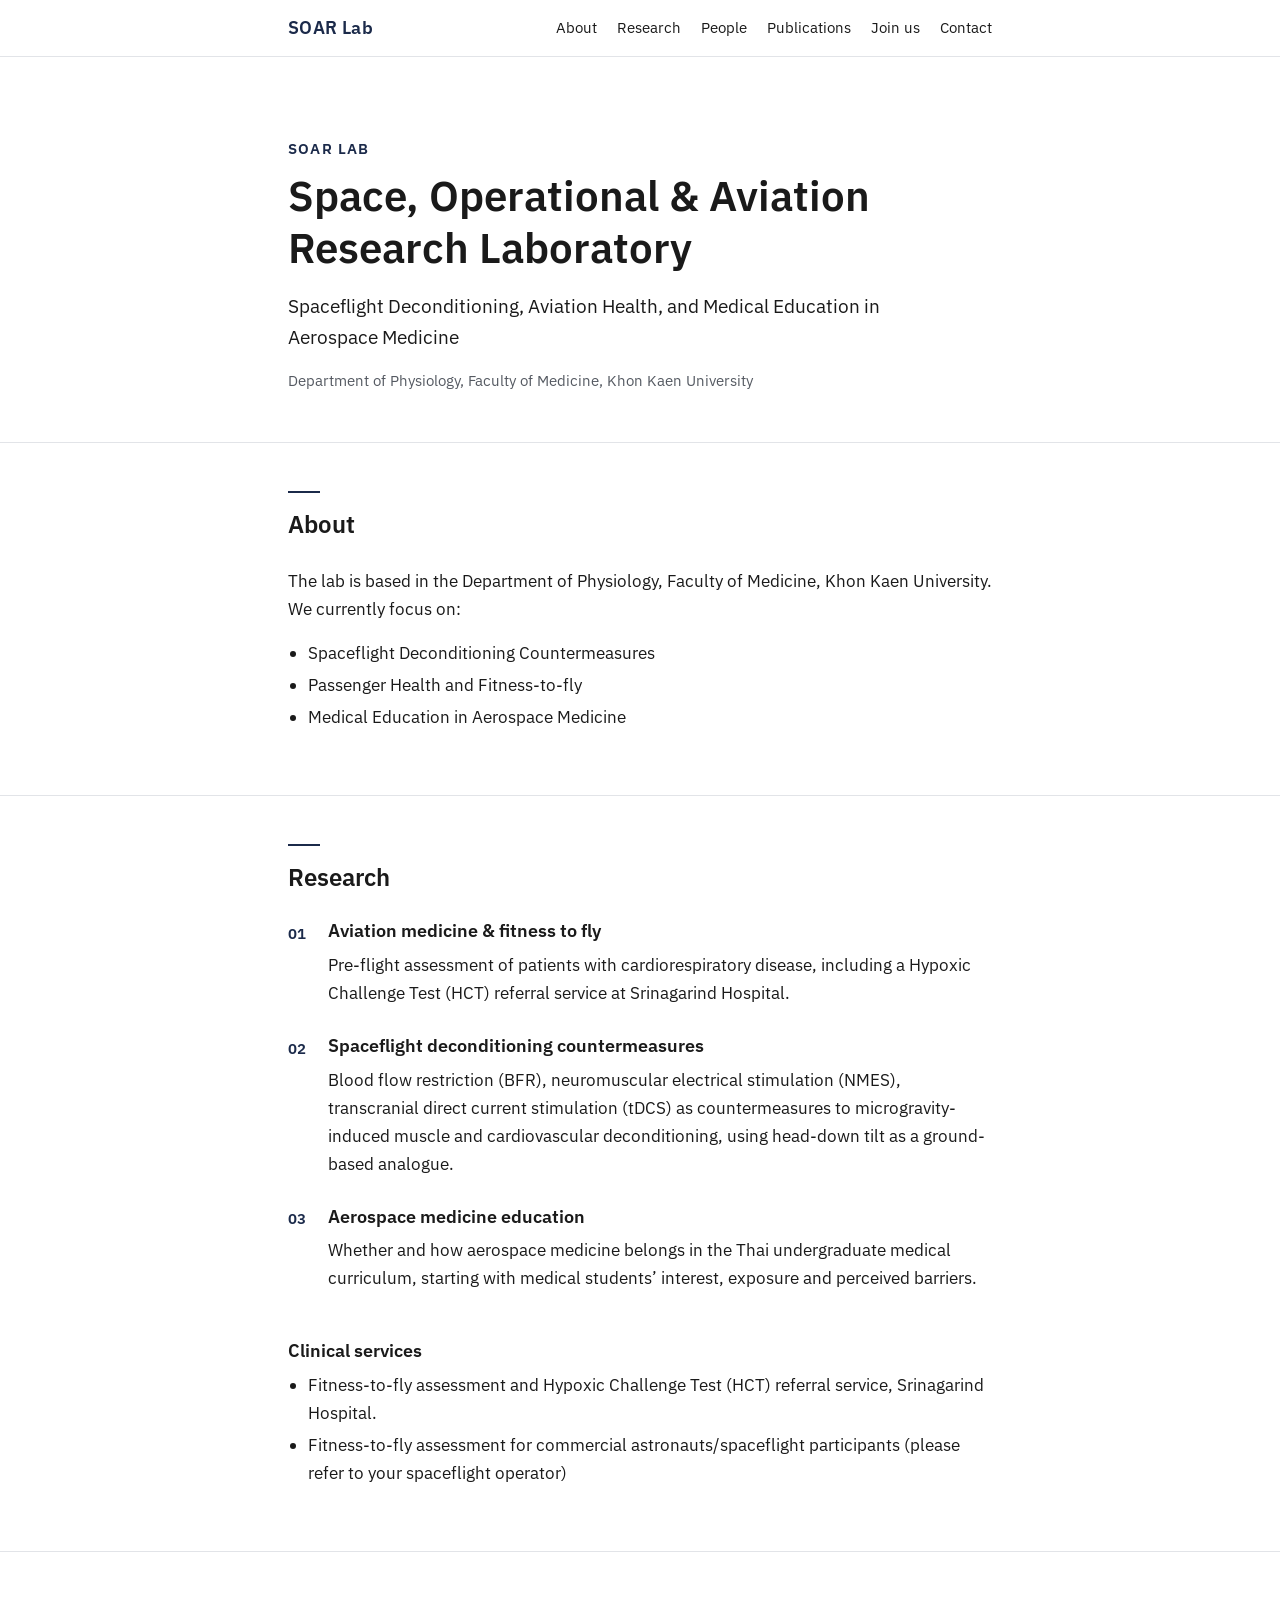
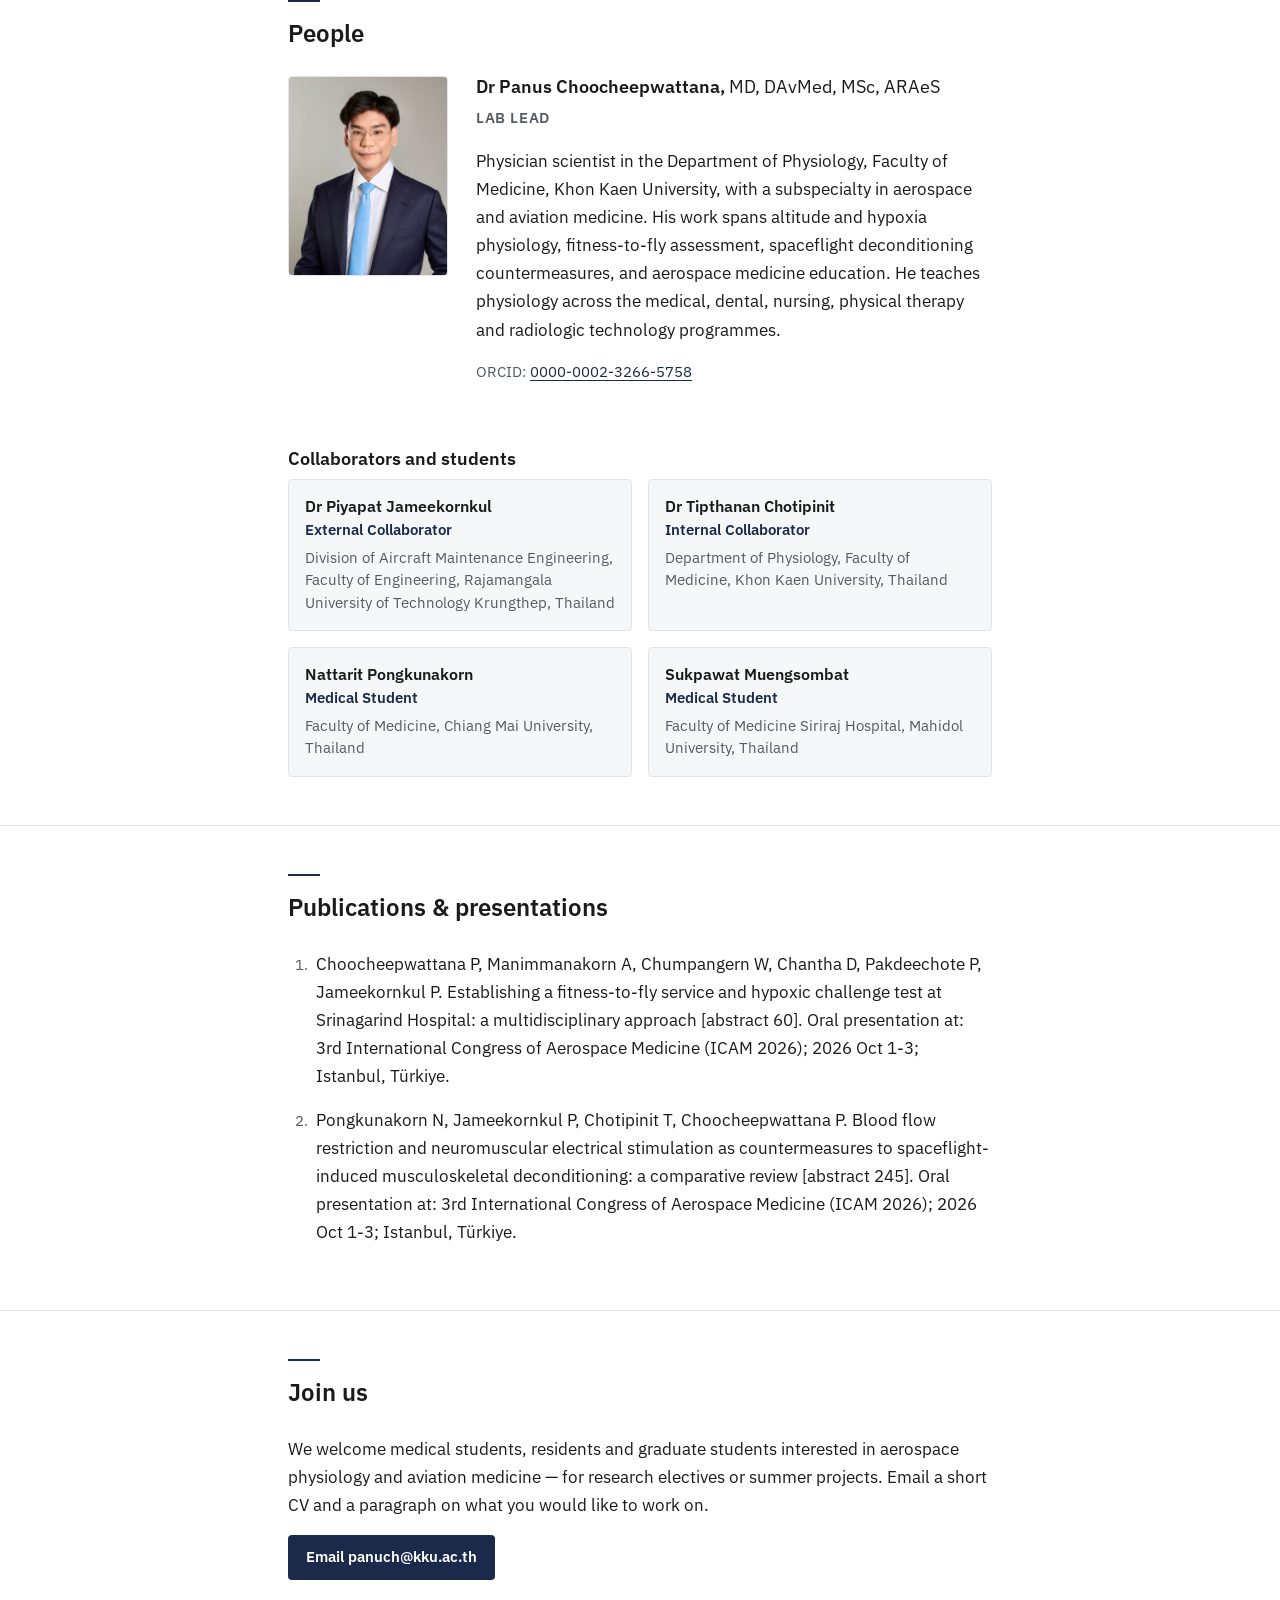
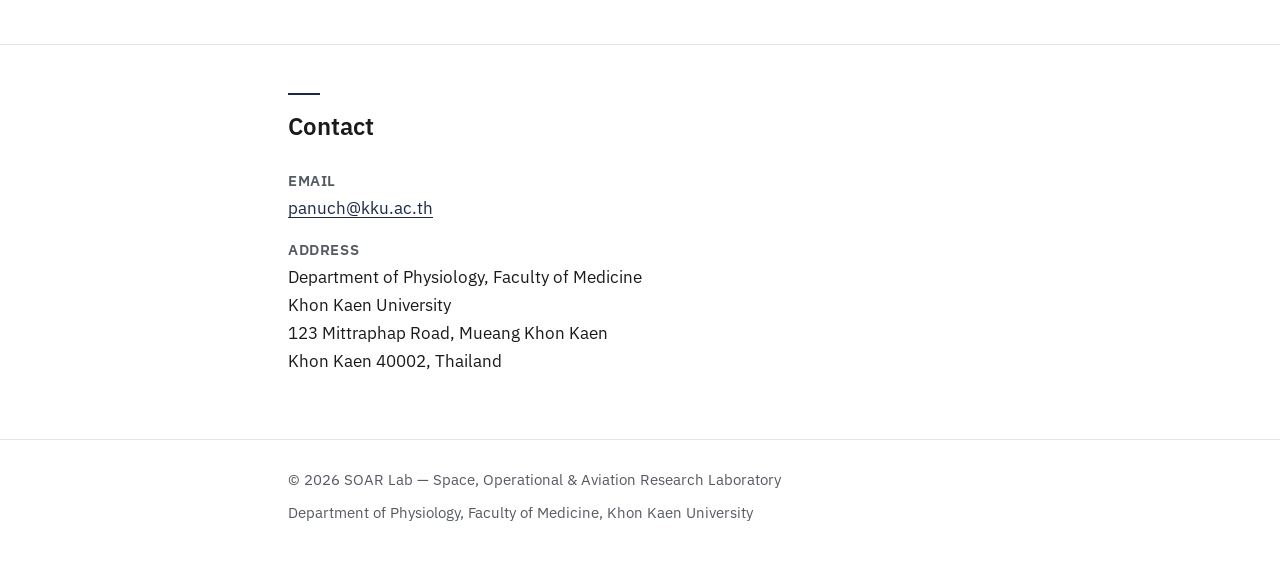
<file: index.html>
<!DOCTYPE html>
<html lang="en">
<head>
  <meta charset="utf-8">
  <meta name="viewport" content="width=device-width, initial-scale=1">

  <!-- EDIT HERE: page title, description and link-preview text -->
  <title>SOAR Lab — Space, Operational &amp; Aviation Research Laboratory</title>
  <meta name="description" content="SOAR Lab, Department of Physiology, Faculty of Medicine, Khon Kaen University. Spaceflight deconditioning, aviation health, and medical education in aerospace medicine.">
  <meta property="og:type" content="website">
  <meta property="og:title" content="SOAR Lab — Space, Operational &amp; Aviation Research Laboratory">
  <meta property="og:description" content="Spaceflight Deconditioning, Aviation Health, and Medical Education in Aerospace Medicine. Department of Physiology, Faculty of Medicine, Khon Kaen University.">
  <meta property="og:url" content="https://drmattchoo.github.io/soar/">
  <meta property="og:site_name" content="SOAR Lab">
  <!-- [TODO: add a share image, e.g. assets/img/og.png (1200×630), then add:
       <meta property="og:image" content="https://drmattchoo.github.io/soar/assets/img/og.png"> ] -->
  <!-- END EDIT -->

  <link rel="icon" href="favicon.svg" type="image/svg+xml">
  <link rel="preload" href="assets/fonts/ibm-plex-sans-latin-400-normal.woff2" as="font" type="font/woff2" crossorigin>
  <link rel="stylesheet" href="style.css">
  <script src="script.js"></script>
</head>
<body>

  <a class="skip-link" href="#main">Skip to content</a>

  <!-- ==================== Header ==================== -->
  <header class="site-header">
    <div class="container">
      <a class="wordmark" href="#top">SOAR Lab</a>
      <button class="menu-toggle" type="button" aria-expanded="false" aria-controls="site-nav">Menu</button>
      <nav class="site-nav" id="site-nav" aria-label="Main">
        <ul>
          <li><a href="#about">About</a></li>
          <li><a href="#research">Research</a></li>
          <li><a href="#people">People</a></li>
          <li><a href="#publications">Publications</a></li>
          <li><a href="#join">Join us</a></li>
          <li><a href="#contact">Contact</a></li>
        </ul>
      </nav>
    </div>
  </header>

  <main id="main">

    <!-- ==================== Intro ==================== -->
    <section class="intro" id="top" aria-labelledby="page-title">
      <div class="container">
        <!-- EDIT HERE: lab name, tagline and home department -->
        <p class="kicker">SOAR Lab</p>
        <h1 id="page-title">Space, Operational &amp; Aviation Research Laboratory</h1>
        <p class="tagline">Spaceflight Deconditioning, Aviation Health, and Medical Education in Aerospace Medicine</p>
        <p class="home">Department of Physiology, Faculty of Medicine, Khon Kaen University</p>
        <!-- END EDIT -->
      </div>
    </section>

    <!-- ==================== About ==================== -->
    <section class="section" id="about" aria-labelledby="about-title">
      <div class="container">
        <h2 id="about-title">About</h2>
        <!-- EDIT HERE: About paragraph and focus areas (one <li> per focus area) -->
        <p>The lab is based in the Department of Physiology, Faculty of Medicine, Khon Kaen University. We currently focus on:</p>
        <ul class="focus-list">
          <li>Spaceflight Deconditioning Countermeasures</li>
          <li>Passenger Health and Fitness-to-fly</li>
          <li>Medical Education in Aerospace Medicine</li>
        </ul>
        <!-- END EDIT -->
      </div>
    </section>

    <!-- ==================== Research ==================== -->
    <section class="section" id="research" aria-labelledby="research-title">
      <div class="container">
        <h2 id="research-title">Research</h2>
        <ol class="themes">

          <!-- EDIT HERE: research theme 1 -->
          <li class="theme">
            <h3>Aviation medicine &amp; fitness to fly</h3>
            <p>Pre-flight assessment of patients with cardiorespiratory disease, including a Hypoxic Challenge Test (HCT) referral service at Srinagarind Hospital.</p>
          </li>
          <!-- END EDIT -->

          <!-- EDIT HERE: research theme 2 -->
          <li class="theme">
            <h3>Spaceflight deconditioning countermeasures</h3>
            <p>Blood flow restriction (BFR), neuromuscular electrical stimulation (NMES), transcranial direct current stimulation (tDCS) as countermeasures to microgravity-induced muscle and cardiovascular deconditioning, using head-down tilt as a ground-based analogue.</p>
          </li>
          <!-- END EDIT -->

          <!-- EDIT HERE: research theme 3 -->
          <li class="theme">
            <h3>Aerospace medicine education</h3>
            <p>Whether and how aerospace medicine belongs in the Thai undergraduate medical curriculum, starting with medical students’ interest, exposure and perceived barriers.</p>
          </li>
          <!-- END EDIT -->

        </ol>

        <!-- EDIT HERE: clinical services (one <li> per service) -->
        <div class="clinical">
          <h3>Clinical services</h3>
          <ul class="focus-list">
            <li>Fitness-to-fly assessment and Hypoxic Challenge Test (HCT) referral service, Srinagarind Hospital.</li>
            <li>Fitness-to-fly assessment for commercial astronauts/spaceflight participants (please refer to your spaceflight operator)</li>
          </ul>
        </div>
        <!-- END EDIT -->
      </div>
    </section>

    <!-- ==================== People ==================== -->
    <section class="section" id="people" aria-labelledby="people-title">
      <div class="container">
        <h2 id="people-title">People</h2>

        <!-- EDIT HERE: principal investigator (photo file: assets/img/pi.jpg) -->
        <article class="pi" id="pi" aria-labelledby="pi-name">
          <img class="pi-photo" src="assets/img/pi.jpg" width="320" height="400"
               alt="Portrait of Dr Panus Choocheepwattana">
          <div>
            <h3 id="pi-name">Dr Panus Choocheepwattana, <span class="credentials">MD, DAvMed, MSc, ARAeS</span></h3>
            <p class="role">Lab Lead</p>
            <p>Physician scientist in the Department of Physiology, Faculty of Medicine, Khon Kaen University, with a subspecialty in aerospace and aviation medicine. His work spans altitude and hypoxia physiology, fitness-to-fly assessment, spaceflight deconditioning countermeasures, and aerospace medicine education. He teaches physiology across the medical, dental, nursing, physical therapy and radiologic technology programmes.</p>
            <p class="profile-links">ORCID: <a href="https://orcid.org/0000-0002-3266-5758">0000-0002-3266-5758</a></p>
          </div>
        </article>
        <!-- END EDIT -->

        <h3 class="people-subheading">Collaborators and students</h3>
        <ul class="people-list">

          <!--
            HOW TO ADD A PERSON: copy the example block below (from <li to </li>),
            paste it after the last person's END EDIT line (outside this
            comment), and change the three lines of text.

          <li class="person">
            <h4>Full Name</h4>
            <p class="role">Role, e.g. Medical Student</p>
            <p class="affiliation">Department, Faculty, University, Country</p>
          </li>
          -->

          <!-- EDIT HERE: person -->
          <li class="person">
            <h4>Dr Piyapat Jameekornkul</h4>
            <p class="role">External Collaborator</p>
            <p class="affiliation">Division of Aircraft Maintenance Engineering, Faculty of Engineering, Rajamangala University of Technology Krungthep, Thailand</p>
          </li>
          <!-- END EDIT -->

          <!-- EDIT HERE: person -->
          <li class="person">
            <h4>Dr Tipthanan Chotipinit</h4>
            <p class="role">Internal Collaborator</p>
            <p class="affiliation">Department of Physiology, Faculty of Medicine, Khon Kaen University, Thailand</p>
          </li>
          <!-- END EDIT -->

          <!-- EDIT HERE: person -->
          <li class="person">
            <h4>Nattarit Pongkunakorn</h4>
            <p class="role">Medical Student</p>
            <p class="affiliation">Faculty of Medicine, Chiang Mai University, Thailand</p>
          </li>
          <!-- END EDIT -->

          <!-- EDIT HERE: person -->
          <li class="person">
            <h4>Sukpawat Muengsombat</h4>
            <p class="role">Medical Student</p>
            <p class="affiliation">Faculty of Medicine Siriraj Hospital, Mahidol University, Thailand</p>
          </li>
          <!-- END EDIT -->

        </ul>
      </div>
    </section>

    <!-- ==================== Publications & presentations ==================== -->
    <section class="section" id="publications" aria-labelledby="publications-title">
      <div class="container">
        <h2 id="publications-title">Publications &amp; presentations</h2>
        <ol class="pub-list">

          <!--
            HOW TO ADD A PUBLICATION: copy the example block below (from <li to
            </li>), paste it just below this comment (outside it) so the newest
            item is first, and replace the text. If there is a DOI, keep the
            link line; if not, delete it.

          <li class="pub">
            Authors. Title. Journal. Year;Volume(Issue):Pages.
            <a href="https://doi.org/10.xxxx/xxxxx">doi:10.xxxx/xxxxx</a>
          </li>
          -->

          <!-- EDIT HERE: publication -->
          <li class="pub">
            Choocheepwattana P, Manimmanakorn A, Chumpangern W, Chantha D, Pakdeechote P, Jameekornkul P. Establishing a fitness-to-fly service and hypoxic challenge test at Srinagarind Hospital: a multidisciplinary approach [abstract 60]. Oral presentation at: 3rd International Congress of Aerospace Medicine (ICAM 2026); 2026 Oct 1-3; Istanbul, Türkiye.
          </li>
          <!-- END EDIT -->

          <!-- EDIT HERE: publication -->
          <li class="pub">
            Pongkunakorn N, Jameekornkul P, Chotipinit T, Choocheepwattana P. Blood flow restriction and neuromuscular electrical stimulation as countermeasures to spaceflight-induced musculoskeletal deconditioning: a comparative review [abstract 245]. Oral presentation at: 3rd International Congress of Aerospace Medicine (ICAM 2026); 2026 Oct 1-3; Istanbul, Türkiye.
          </li>
          <!-- END EDIT -->

        </ol>
      </div>
    </section>

    <!-- ==================== Join us ==================== -->
    <section class="section" id="join" aria-labelledby="join-title">
      <div class="container">
        <h2 id="join-title">Join us</h2>
        <!-- EDIT HERE: Join us text and email button -->
        <p>We welcome medical students, residents and graduate students interested in aerospace physiology and aviation medicine — for research electives or summer projects. Email a short CV and a paragraph on what you would like to work on.</p>
        <p><a class="button" href="mailto:panuch@kku.ac.th">Email panuch@kku.ac.th</a></p>
        <!-- END EDIT -->
      </div>
    </section>

    <!-- ==================== Contact ==================== -->
    <section class="section" id="contact" aria-labelledby="contact-title">
      <div class="container">
        <h2 id="contact-title">Contact</h2>
        <!-- EDIT HERE: email and postal address -->
        <dl class="contact-list">
          <dt>Email</dt>
          <dd><a href="mailto:panuch@kku.ac.th">panuch@kku.ac.th</a></dd>
          <dt>Address</dt>
          <dd>
            <address>
              Department of Physiology, Faculty of Medicine<br>
              Khon Kaen University<br>
              123 Mittraphap Road, Mueang Khon Kaen<br>
              Khon Kaen 40002, Thailand
            </address>
          </dd>
        </dl>
        <!-- END EDIT -->
      </div>
    </section>

  </main>

  <!-- ==================== Footer ==================== -->
  <footer class="site-footer">
    <div class="container">
      <!-- EDIT HERE: footer text -->
      <p>© 2026 SOAR Lab — Space, Operational &amp; Aviation Research Laboratory</p>
      <p>Department of Physiology, Faculty of Medicine, Khon Kaen University</p>
      <!-- END EDIT -->
    </div>
  </footer>

</body>
</html>
</file>
<file: style.css>
/* ==========================================================================
   SOAR Lab — style.css
   Sections below use the same names as the HTML comments in index.html.
   To change a colour, font or spacing everywhere, edit the tokens in
   "Design tokens" only.
   ========================================================================== */


/* ---------- Design tokens ---------- */
:root {
  --color-bg: #ffffff;          /* page background */
  --color-surface: #f6f7f9;     /* card / panel background */
  --color-text: #1a1a1a;        /* main text */
  --color-muted: #555a62;       /* secondary text (roles, affiliations) */
  --color-rule: #e2e4e8;        /* thin divider lines and card borders */
  --color-accent: #1b2a4a;      /* links, wordmark, small rules, focus ring */
  --color-accent-contrast: #ffffff; /* text on accent-coloured buttons */

  --font-body: "IBM Plex Sans", "IBM Plex Sans Thai", system-ui, -apple-system, "Segoe UI", sans-serif; /* all text */
  --font-thai: "IBM Plex Sans Thai", "IBM Plex Sans", system-ui, sans-serif; /* text marked lang="th" */

  --text-base: 1.0625rem;       /* body text size (17px) */
  --text-small: 0.9375rem;      /* captions, affiliations (15px) */
  --text-h1: clamp(1.75rem, 1.2rem + 2.4vw, 2.625rem); /* page title, scales with screen */
  --text-h2: 1.5rem;            /* section headings */
  --text-h3: 1.125rem;          /* person names, theme titles */
  --line-height: 1.65;          /* body line spacing */

  --space-xs: 0.5rem;           /* tight gaps */
  --space-s: 1rem;              /* default gap */
  --space-m: 1.75rem;           /* between blocks */
  --space-l: 3rem;              /* inside sections */
  --space-xl: 5rem;             /* between sections */
  --gutter: 1rem;               /* left/right page margin on phones */

  --max-width: 44rem;           /* width of the text column */
  --header-height: 3.5rem;      /* sticky header height */
  --radius: 4px;                /* corner rounding */
}

/* Dark theme: used automatically when the visitor's device is in dark mode */
@media (prefers-color-scheme: dark) {
  :root {
    --color-bg: #121519;
    --color-surface: #1a1e24;
    --color-text: #e6e8eb;
    --color-muted: #a7adb6;
    --color-rule: #2c323a;
    --color-accent: #a9bde3;
    --color-accent-contrast: #121519;
  }
}


/* ---------- Fonts (self-hosted, SIL Open Font License — see assets/fonts/OFL.txt) ---------- */
@font-face {
  font-family: "IBM Plex Sans";
  src: url("assets/fonts/ibm-plex-sans-latin-400-normal.woff2") format("woff2");
  font-weight: 400;
  font-style: normal;
  font-display: swap;
}
@font-face {
  font-family: "IBM Plex Sans";
  src: url("assets/fonts/ibm-plex-sans-latin-600-normal.woff2") format("woff2");
  font-weight: 600;
  font-style: normal;
  font-display: swap;
}
@font-face {
  font-family: "IBM Plex Sans Thai";
  src: url("assets/fonts/ibm-plex-sans-thai-thai-400-normal.woff2") format("woff2");
  font-weight: 400;
  font-style: normal;
  font-display: swap;
  unicode-range: U+0E01-0E5B, U+200C-200D, U+25CC;
}
@font-face {
  font-family: "IBM Plex Sans Thai";
  src: url("assets/fonts/ibm-plex-sans-thai-thai-600-normal.woff2") format("woff2");
  font-weight: 600;
  font-style: normal;
  font-display: swap;
  unicode-range: U+0E01-0E5B, U+200C-200D, U+25CC;
}


/* ---------- Base ---------- */
*,
*::before,
*::after {
  box-sizing: border-box;
}

html {
  scroll-behavior: smooth;
  -webkit-text-size-adjust: 100%;
}

body {
  margin: 0;
  background: var(--color-bg);
  color: var(--color-text);
  font-family: var(--font-body);
  font-size: var(--text-base);
  line-height: var(--line-height);
  overflow-wrap: break-word;
}

:lang(th) {
  font-family: var(--font-thai);
}

h1, h2, h3, h4 {
  font-weight: 600;
  line-height: 1.25;
  margin: 0 0 var(--space-s);
}

p, ul, ol {
  margin: 0 0 var(--space-s);
}

a {
  color: var(--color-accent);
  text-decoration-thickness: 1px;
  text-underline-offset: 0.2em;
}

a:hover {
  text-decoration-thickness: 2px;
}

:focus-visible {
  outline: 3px solid var(--color-accent);
  outline-offset: 3px;
  border-radius: 2px;
}

img {
  max-width: 100%;
  height: auto;
}

.container {
  width: 100%;
  max-width: calc(var(--max-width) + 2 * var(--gutter));
  margin: 0 auto;
  padding: 0 var(--gutter);
}

/* Visible placeholder for missing content — search the HTML for "TODO" */
.todo {
  background: #fff3c4;
  color: #4a3b00;
  padding: 0 0.25em;
  border-radius: 2px;
  font-size: 0.9em;
}

/* Skip link: appears only when a keyboard user presses Tab first */
.skip-link {
  position: absolute;
  left: var(--gutter);
  top: -100px;
  z-index: 100;
  padding: var(--space-xs) var(--space-s);
  background: var(--color-accent);
  color: var(--color-accent-contrast);
}

.skip-link:focus {
  top: var(--space-xs);
}


/* ---------- Header ---------- */
.site-header {
  position: sticky;
  top: 0;
  z-index: 50;
  background: var(--color-bg);
  border-bottom: 1px solid var(--color-rule);
}

.site-header .container {
  display: flex;
  flex-wrap: wrap;
  align-items: center;
  justify-content: space-between;
  min-height: var(--header-height);
}

.wordmark {
  font-weight: 600;
  font-size: 1.125rem;
  letter-spacing: 0.02em;
  color: var(--color-accent);
  text-decoration: none;
}

.menu-toggle {
  display: none; /* shown only on small screens when script.js is running */
  font: inherit;
  font-size: var(--text-small);
  color: var(--color-text);
  background: none;
  border: 1px solid var(--color-rule);
  border-radius: var(--radius);
  padding: 0.25rem 0.75rem;
  cursor: pointer;
}

.site-nav ul {
  list-style: none;
  margin: 0;
  padding: 0;
  display: flex;
  flex-wrap: wrap;
  gap: 0.25rem 1.25rem;
}

.site-nav a {
  display: inline-block;
  padding: 0.5rem 0;
  font-size: var(--text-small);
  color: var(--color-text);
  text-decoration: none;
}

.site-nav a:hover {
  color: var(--color-accent);
  text-decoration: underline;
}

/* Small screens: collapse links behind the Menu button */
@media (max-width: 47.99rem) {
  .js .menu-toggle {
    display: block;
  }

  .js .site-nav {
    display: none;
    width: 100%;
  }

  .js .site-nav.is-open {
    display: block;
  }

  .site-nav {
    width: 100%;
    padding-bottom: var(--space-xs);
  }

  .site-nav ul {
    flex-direction: column;
    gap: 0;
  }

  .site-nav a {
    display: block;
    padding: 0.625rem 0;
    border-top: 1px solid var(--color-rule);
  }
}


/* ---------- Intro ---------- */
.intro {
  padding: var(--space-xl) 0 var(--space-l);
}

.intro .kicker {
  font-size: var(--text-small);
  font-weight: 600;
  letter-spacing: 0.08em;
  text-transform: uppercase;
  color: var(--color-accent);
  margin-bottom: var(--space-xs);
}

.intro h1 {
  font-size: var(--text-h1);
  max-width: 20em;
}

.intro .tagline {
  font-size: 1.1875rem;
  color: var(--color-text);
  max-width: 34em;
}

.intro .home {
  color: var(--color-muted);
  font-size: var(--text-small);
  margin: 0;
}


/* ---------- Sections (shared) ---------- */
.section {
  padding: var(--space-l) 0;
  border-top: 1px solid var(--color-rule);
  scroll-margin-top: var(--header-height);
}

.section h2 {
  font-size: var(--text-h2);
  margin-bottom: var(--space-m);
}

/* short accent rule above each section heading */
.section h2::before {
  content: "";
  display: block;
  width: 2rem;
  height: 2px;
  background: var(--color-accent);
  margin-bottom: var(--space-s);
}

.section h3 {
  font-size: var(--text-h3);
  margin-bottom: var(--space-xs);
}


/* ---------- About ---------- */
.focus-list {
  padding-left: 1.25rem;
}

.focus-list li {
  margin-bottom: 0.25rem;
}


/* ---------- Research ---------- */
.themes {
  list-style: none;
  padding: 0;
  margin: 0;
  counter-reset: theme;
}

.theme {
  counter-increment: theme;
  margin-bottom: var(--space-m);
  padding-left: 2.5rem;
  position: relative;
}

.theme::before {
  content: counter(theme, decimal-leading-zero);
  position: absolute;
  left: 0;
  top: 0.1rem;
  font-size: var(--text-small);
  font-weight: 600;
  color: var(--color-accent);
}

.theme p {
  margin: 0;
}

.clinical {
  margin-top: var(--space-l);
}


/* ---------- People ---------- */
.pi {
  display: grid;
  gap: var(--space-m);
  margin-bottom: var(--space-l);
}

.pi-photo {
  width: 10rem;
  aspect-ratio: 4 / 5;
  object-fit: cover;
  background: var(--color-surface);
  border: 1px solid var(--color-rule);
  border-radius: var(--radius);
  font-size: var(--text-small);
  color: var(--color-muted);
}

.pi .credentials {
  font-weight: 400;
}

.pi .role {
  color: var(--color-muted);
  margin-bottom: var(--space-xs);
}

.pi .role {
  font-size: var(--text-small);
  font-weight: 600;
  letter-spacing: 0.04em;
  text-transform: uppercase;
  margin-bottom: var(--space-s);
}

.pi .profile-links {
  font-size: var(--text-small);
  color: var(--color-muted);
}

@media (min-width: 40rem) {
  .pi {
    grid-template-columns: 10rem 1fr;
    align-items: start;
  }
}

.people-subheading {
  font-size: var(--text-h3);
  margin-bottom: var(--space-s);
}

.people-list {
  list-style: none;
  padding: 0;
  margin: 0;
  display: grid;
  gap: var(--space-s);
}

@media (min-width: 40rem) {
  .people-list {
    grid-template-columns: 1fr 1fr;
  }
}

.person {
  padding: var(--space-s);
  background: var(--color-surface);
  border: 1px solid var(--color-rule);
  border-radius: var(--radius);
}

.person h4 {
  margin-top: 0;
  font-size: 1rem;
  margin-bottom: 0.125rem;
}

.person .role {
  font-size: var(--text-small);
  font-weight: 600;
  color: var(--color-accent);
  margin-bottom: 0.25rem;
}

.person .affiliation {
  font-size: var(--text-small);
  color: var(--color-muted);
  margin: 0;
  line-height: 1.5;
}


/* ---------- Publications & presentations ---------- */
.pub-list {
  padding-left: 1.5rem;
  margin: 0;
}

.pub {
  margin-bottom: var(--space-s);
  padding-left: 0.25rem;
}

.pub::marker {
  color: var(--color-muted);
  font-size: var(--text-small);
}


/* ---------- Join us ---------- */
.button {
  display: inline-block;
  padding: 0.625rem 1.125rem;
  background: var(--color-accent);
  color: var(--color-accent-contrast);
  border-radius: var(--radius);
  text-decoration: none;
  font-weight: 600;
  font-size: var(--text-small);
}

.button:hover {
  text-decoration: underline;
}


/* ---------- Contact ---------- */
.contact-list {
  margin: 0;
}

.contact-list dt {
  font-size: var(--text-small);
  font-weight: 600;
  color: var(--color-muted);
  text-transform: uppercase;
  letter-spacing: 0.04em;
}

.contact-list dd {
  margin: 0 0 var(--space-s);
}

address {
  font-style: normal;
}


/* ---------- Footer ---------- */
.site-footer {
  border-top: 1px solid var(--color-rule);
  padding: var(--space-m) 0 var(--space-l);
  font-size: var(--text-small);
  color: var(--color-muted);
}

.site-footer p {
  margin-bottom: var(--space-xs);
}


/* ---------- Reduced motion ---------- */
@media (prefers-reduced-motion: reduce) {
  html {
    scroll-behavior: auto;
  }

  *,
  *::before,
  *::after {
    transition: none !important;
    animation: none !important;
  }
}
</file>
